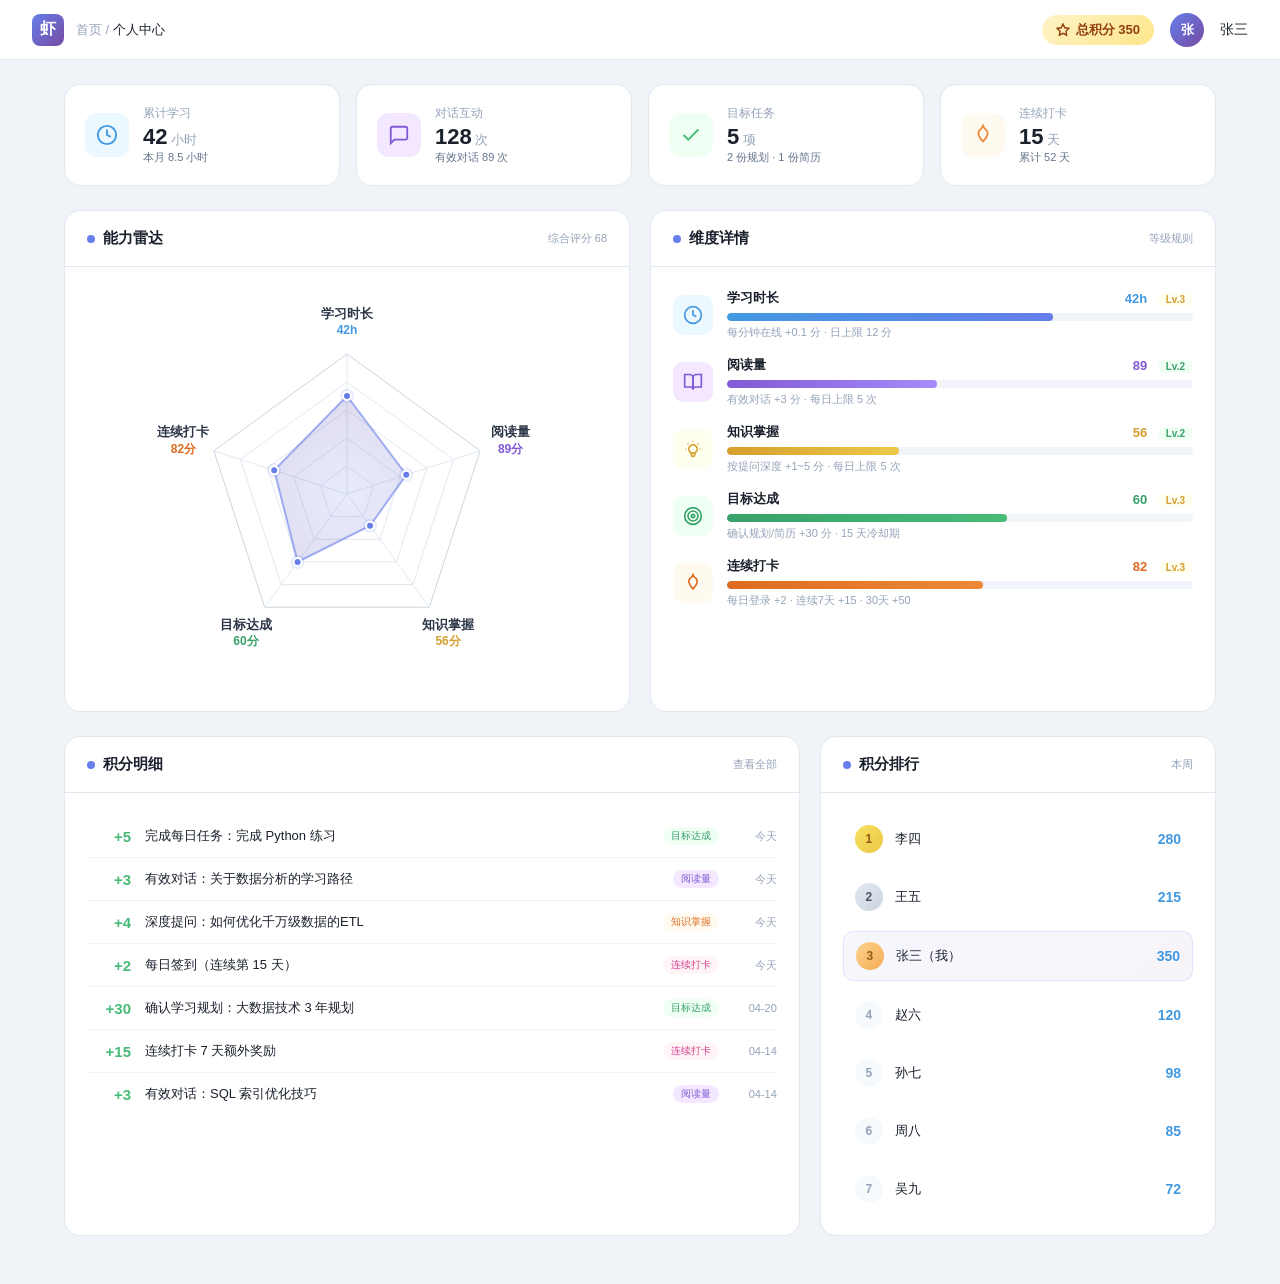
<file: backend/static/dashboard-preview.html>
<!DOCTYPE html>
<html lang="zh-CN">
<head>
<meta charset="UTF-8">
<meta name="viewport" content="width=device-width, initial-scale=1.0">
<title>小途AI - 个人能力看板</title>
<style>
  :root {
    --bg: #f0f4f8;
    --card: #ffffff;
    --text-primary: #1a202c;
    --text-secondary: #64748b;
    --text-muted: #94a3b8;
    --border: #e2e8f0;
    --accent-blue: #4299e1;
    --accent-purple: #805ad5;
    --accent-green: #48bb78;
    --accent-orange: #ed8936;
    --accent-pink: #ed64a6;
    --accent-red: #fc8181;
    --gradient-start: #667eea;
    --gradient-end: #764ba2;
  }

  * { margin: 0; padding: 0; box-sizing: border-box; }

  body {
    font-family: 'PingFang SC', 'Microsoft YaHei', -apple-system, sans-serif;
    background: var(--bg);
    color: var(--text-primary);
    min-height: 100vh;
  }

  /* ── 顶部导航 ── */
  .topbar {
    background: var(--card);
    border-bottom: 1px solid var(--border);
    padding: 0 32px;
    height: 60px;
    display: flex;
    align-items: center;
    justify-content: space-between;
    position: sticky;
    top: 0;
    z-index: 100;
  }
  .topbar-left {
    display: flex;
    align-items: center;
    gap: 12px;
  }
  .topbar-logo {
    width: 32px; height: 32px;
    background: linear-gradient(135deg, var(--gradient-start), var(--gradient-end));
    border-radius: 8px;
    display: flex; align-items: center; justify-content: center;
    color: #fff; font-size: 16px; font-weight: 700;
  }
  .topbar-breadcrumb {
    font-size: 13px;
    color: var(--text-muted);
  }
  .topbar-breadcrumb span { color: var(--text-primary); font-weight: 500; }
  .topbar-right {
    display: flex;
    align-items: center;
    gap: 16px;
  }
  .topbar-avatar {
    width: 34px; height: 34px;
    border-radius: 50%;
    background: linear-gradient(135deg, var(--gradient-start), var(--gradient-end));
    display: flex; align-items: center; justify-content: center;
    color: #fff; font-size: 13px; font-weight: 600;
  }
  .topbar-name { font-size: 14px; font-weight: 500; }
  .topbar-total {
    display: flex; align-items: center; gap: 6px;
    background: linear-gradient(135deg, #fef3c7, #fde68a);
    padding: 6px 14px;
    border-radius: 20px;
    font-size: 13px;
    font-weight: 600;
    color: #92400e;
  }

  /* ── 主内容 ── */
  .main {
    max-width: 1200px;
    margin: 0 auto;
    padding: 24px 24px 48px;
  }

  /* ── 概览卡片行 ── */
  .overview-row {
    display: grid;
    grid-template-columns: repeat(4, 1fr);
    gap: 16px;
    margin-bottom: 24px;
  }
  .overview-card {
    background: var(--card);
    border-radius: 16px;
    padding: 20px;
    border: 1px solid var(--border);
    display: flex;
    align-items: center;
    gap: 14px;
    transition: transform 0.2s, box-shadow 0.2s;
  }
  .overview-card:hover {
    transform: translateY(-2px);
    box-shadow: 0 8px 24px rgba(0,0,0,0.06);
  }
  .overview-icon {
    width: 44px; height: 44px;
    border-radius: 12px;
    display: flex; align-items: center; justify-content: center;
    font-size: 20px;
    flex-shrink: 0;
  }
  .overview-icon.blue { background: #ebf8ff; }
  .overview-icon.purple { background: #f3e8ff; }
  .overview-icon.green { background: #f0fff4; }
  .overview-icon.orange { background: #fffaf0; }
  .overview-label { font-size: 12px; color: var(--text-muted); margin-bottom: 2px; }
  .overview-value { font-size: 22px; font-weight: 700; }
  .overview-sub { font-size: 11px; color: var(--text-secondary); }

  /* ── 中间区域：雷达图 + 右侧面板 ── */
  .middle-row {
    display: grid;
    grid-template-columns: 1fr 1fr;
    gap: 20px;
    margin-bottom: 24px;
  }

  .card {
    background: var(--card);
    border-radius: 16px;
    border: 1px solid var(--border);
    overflow: hidden;
  }
  .card-header {
    padding: 18px 22px;
    border-bottom: 1px solid var(--border);
    display: flex;
    align-items: center;
    justify-content: space-between;
  }
  .card-title {
    font-size: 15px;
    font-weight: 600;
    display: flex;
    align-items: center;
    gap: 8px;
  }
  .card-title .dot {
    width: 8px; height: 8px;
    border-radius: 50%;
    background: var(--gradient-start);
  }
  .card-body { padding: 22px; }

  /* ── 雷达图容器 ── */
  .radar-container {
    display: flex;
    align-items: center;
    justify-content: center;
    padding: 10px 0;
  }
  #radarCanvas {
    max-width: 100%;
  }

  /* ── 维度详情列表 ── */
  .dimension-list {
    display: flex;
    flex-direction: column;
    gap: 16px;
  }
  .dim-item {
    display: flex;
    align-items: center;
    gap: 14px;
  }
  .dim-icon {
    width: 40px; height: 40px;
    border-radius: 10px;
    display: flex; align-items: center; justify-content: center;
    font-size: 18px;
    flex-shrink: 0;
  }
  .dim-info { flex: 1; }
  .dim-top {
    display: flex;
    justify-content: space-between;
    align-items: center;
    margin-bottom: 6px;
  }
  .dim-name { font-size: 13px; font-weight: 600; }
  .dim-score { font-size: 13px; font-weight: 700; }
  .dim-level {
    font-size: 10px;
    padding: 1px 8px;
    border-radius: 10px;
    font-weight: 600;
    margin-left: 6px;
  }
  .dim-bar-bg {
    width: 100%;
    height: 8px;
    background: #f1f5f9;
    border-radius: 4px;
    overflow: hidden;
  }
  .dim-bar-fill {
    height: 100%;
    border-radius: 4px;
    transition: width 1s cubic-bezier(0.16, 1, 0.3, 1);
  }
  .dim-desc {
    font-size: 11px;
    color: var(--text-muted);
    margin-top: 4px;
  }

  /* ── 底部区域：积分明细 + 排行榜 ── */
  .bottom-row {
    display: grid;
    grid-template-columns: 1.3fr 0.7fr;
    gap: 20px;
  }

  /* ── 积分明细 ── */
  .points-list {
    display: flex;
    flex-direction: column;
    gap: 0;
  }
  .point-item {
    display: flex;
    align-items: center;
    padding: 12px 0;
    border-bottom: 1px solid #f1f5f9;
  }
  .point-item:last-child { border-bottom: none; }
  .point-amount {
    font-size: 15px;
    font-weight: 700;
    width: 44px;
    text-align: right;
    margin-right: 14px;
    flex-shrink: 0;
  }
  .point-amount.positive { color: var(--accent-green); }
  .point-reason { flex: 1; font-size: 13px; color: var(--text-primary); }
  .point-tag {
    font-size: 10px;
    padding: 2px 8px;
    border-radius: 10px;
    font-weight: 500;
    margin-right: 12px;
    flex-shrink: 0;
  }
  .point-tag.blue { background: #ebf8ff; color: #3182ce; }
  .point-tag.green { background: #f0fff4; color: #38a169; }
  .point-tag.purple { background: #f3e8ff; color: #805ad5; }
  .point-tag.orange { background: #fffaf0; color: #dd6b20; }
  .point-tag.pink { background: #fff5f7; color: #d53f8c; }
  .point-time { font-size: 11px; color: var(--text-muted); width: 46px; text-align: right; flex-shrink: 0; }

  /* ── 排行榜 ── */
  .rank-list {
    display: flex;
    flex-direction: column;
    gap: 10px;
  }
  .rank-item {
    display: flex;
    align-items: center;
    gap: 12px;
    padding: 10px 12px;
    border-radius: 10px;
    transition: background 0.15s;
  }
  .rank-item:hover { background: #f8fafc; }
  .rank-item.me {
    background: linear-gradient(135deg, rgba(102,126,234,0.06), rgba(118,75,162,0.06));
    border: 1px solid rgba(102,126,234,0.15);
  }
  .rank-badge {
    width: 28px; height: 28px;
    border-radius: 50%;
    display: flex; align-items: center; justify-content: center;
    font-size: 12px; font-weight: 700;
    flex-shrink: 0;
  }
  .rank-badge.gold { background: linear-gradient(135deg, #f6e05e, #ecc94b); color: #975a16; }
  .rank-badge.silver { background: linear-gradient(135deg, #e2e8f0, #cbd5e0); color: #4a5568; }
  .rank-badge.bronze { background: linear-gradient(135deg, #fbd38d, #f6ad55); color: #975a16; }
  .rank-badge.normal { background: #f7fafc; color: var(--text-muted); }
  .rank-name { flex: 1; font-size: 13px; font-weight: 500; }
  .rank-pts { font-size: 14px; font-weight: 700; color: var(--accent-blue); }

  /* ── 等级颜色 ── */
  .level-0 { background: #f1f5f9; color: #94a3b8; }
  .level-1 { background: #ebf8ff; color: #3182ce; }
  .level-2 { background: #f0fff4; color: #38a169; }
  .level-3 { background: #fffff0; color: #d69e2e; }
  .level-4 { background: #fff5f7; color: #d53f8c; }
  .level-5 { background: linear-gradient(135deg, #fef3c7, #fed7aa); color: #c05621; }
</style>
</head>
<body>

<!-- ── 顶部导航 ── -->
<div class="topbar">
  <div class="topbar-left">
    <div class="topbar-logo">虾</div>
    <div class="topbar-breadcrumb">
      首页 / <span>个人中心</span>
    </div>
  </div>
  <div class="topbar-right">
    <div class="topbar-total">
      <svg width="14" height="14" viewBox="0 0 24 24" fill="none" stroke="currentColor" stroke-width="2.5"><polygon points="12 2 15.09 8.26 22 9.27 17 14.14 18.18 21.02 12 17.77 5.82 21.02 7 14.14 2 9.27 8.91 8.26"/></svg>
      总积分 350
    </div>
    <div class="topbar-avatar">张</div>
    <div class="topbar-name">张三</div>
  </div>
</div>

<!-- ── 主内容 ── -->
<div class="main">

  <!-- 概览卡片 -->
  <div class="overview-row">
    <div class="overview-card">
      <div class="overview-icon blue">
        <svg width="22" height="22" viewBox="0 0 24 24" fill="none" stroke="#4299e1" stroke-width="2"><circle cx="12" cy="12" r="10"/><polyline points="12 6 12 12 16 14"/></svg>
      </div>
      <div>
        <div class="overview-label">累计学习</div>
        <div class="overview-value">42<span style="font-size:13px;color:var(--text-muted);font-weight:400"> 小时</span></div>
        <div class="overview-sub">本月 8.5 小时</div>
      </div>
    </div>
    <div class="overview-card">
      <div class="overview-icon purple">
        <svg width="22" height="22" viewBox="0 0 24 24" fill="none" stroke="#805ad5" stroke-width="2"><path d="M21 15a2 2 0 0 1-2 2H7l-4 4V5a2 2 0 0 1 2-2h14a2 2 0 0 1 2 2z"/></svg>
      </div>
      <div>
        <div class="overview-label">对话互动</div>
        <div class="overview-value">128<span style="font-size:13px;color:var(--text-muted);font-weight:400"> 次</span></div>
        <div class="overview-sub">有效对话 89 次</div>
      </div>
    </div>
    <div class="overview-card">
      <div class="overview-icon green">
        <svg width="22" height="22" viewBox="0 0 24 24" fill="none" stroke="#48bb78" stroke-width="2"><polyline points="20 6 9 17 4 12"/></svg>
      </div>
      <div>
        <div class="overview-label">目标任务</div>
        <div class="overview-value">5<span style="font-size:13px;color:var(--text-muted);font-weight:400"> 项</span></div>
        <div class="overview-sub">2 份规划 · 1 份简历</div>
      </div>
    </div>
    <div class="overview-card">
      <div class="overview-icon orange">
        <svg width="22" height="22" viewBox="0 0 24 24" fill="none" stroke="#ed8936" stroke-width="2"><path d="M12 2c1 3 2.5 3.5 3.5 4.5A5 5 0 0 1 17 10c0 3-2 6-5 9-3-3-5-6-5-9a5 5 0 0 1 1.5-3.5C9.5 5.5 11 5 12 2z"/></svg>
      </div>
      <div>
        <div class="overview-label">连续打卡</div>
        <div class="overview-value">15<span style="font-size:13px;color:var(--text-muted);font-weight:400"> 天</span></div>
        <div class="overview-sub">累计 52 天</div>
      </div>
    </div>
  </div>

  <!-- 中间：雷达图 + 维度详情 -->
  <div class="middle-row">
    <!-- 雷达图 -->
    <div class="card">
      <div class="card-header">
        <div class="card-title"><div class="dot"></div> 能力雷达</div>
        <span style="font-size:11px;color:var(--text-muted)">综合评分 68</span>
      </div>
      <div class="card-body">
        <div class="radar-container">
          <canvas id="radarCanvas" width="420" height="380"></canvas>
        </div>
      </div>
    </div>

    <!-- 维度详情 -->
    <div class="card">
      <div class="card-header">
        <div class="card-title"><div class="dot"></div> 维度详情</div>
        <span style="font-size:11px;color:var(--text-muted)">等级规则</span>
      </div>
      <div class="card-body">
        <div class="dimension-list">

          <div class="dim-item">
            <div class="dim-icon" style="background:#ebf8ff">
              <svg width="20" height="20" viewBox="0 0 24 24" fill="none" stroke="#4299e1" stroke-width="2"><circle cx="12" cy="12" r="10"/><polyline points="12 6 12 12 16 14"/></svg>
            </div>
            <div class="dim-info">
              <div class="dim-top">
                <span class="dim-name">学习时长</span>
                <span>
                  <span class="dim-score" style="color:#4299e1">42h</span>
                  <span class="dim-level level-3">Lv.3</span>
                </span>
              </div>
              <div class="dim-bar-bg">
                <div class="dim-bar-fill" style="width:70%;background:linear-gradient(90deg,#4299e1,#667eea)"></div>
              </div>
              <div class="dim-desc">每分钟在线 +0.1 分 · 日上限 12 分</div>
            </div>
          </div>

          <div class="dim-item">
            <div class="dim-icon" style="background:#f3e8ff">
              <svg width="20" height="20" viewBox="0 0 24 24" fill="none" stroke="#805ad5" stroke-width="2"><path d="M2 3h6a4 4 0 0 1 4 4v14a3 3 0 0 0-3-3H2z"/><path d="M22 3h-6a4 4 0 0 0-4 4v14a3 3 0 0 1 3-3h7z"/></svg>
            </div>
            <div class="dim-info">
              <div class="dim-top">
                <span class="dim-name">阅读量</span>
                <span>
                  <span class="dim-score" style="color:#805ad5">89</span>
                  <span class="dim-level level-2">Lv.2</span>
                </span>
              </div>
              <div class="dim-bar-bg">
                <div class="dim-bar-fill" style="width:45%;background:linear-gradient(90deg,#805ad5,#a78bfa)"></div>
              </div>
              <div class="dim-desc">有效对话 +3 分 · 每日上限 5 次</div>
            </div>
          </div>

          <div class="dim-item">
            <div class="dim-icon" style="background:#fffff0">
              <svg width="20" height="20" viewBox="0 0 24 24" fill="none" stroke="#d69e2e" stroke-width="2"><path d="M9.663 17h4.673M12 3v1m6.364 1.636l-.707.707M21 12h-1M4 12H3m3.343-5.657l-.707-.707m2.828 9.9a5 5 0 1 1 7.072 0l-.548.547A3.374 3.374 0 0 0 14 18.469V19a2 2 0 1 1-4 0v-.531c0-.895-.356-1.754-.988-2.386l-.548-.547z"/></svg>
            </div>
            <div class="dim-info">
              <div class="dim-top">
                <span class="dim-name">知识掌握</span>
                <span>
                  <span class="dim-score" style="color:#d69e2e">56</span>
                  <span class="dim-level level-2">Lv.2</span>
                </span>
              </div>
              <div class="dim-bar-bg">
                <div class="dim-bar-fill" style="width:37%;background:linear-gradient(90deg,#d69e2e,#ecc94b)"></div>
              </div>
              <div class="dim-desc">按提问深度 +1~5 分 · 每日上限 5 次</div>
            </div>
          </div>

          <div class="dim-item">
            <div class="dim-icon" style="background:#f0fff4">
              <svg width="20" height="20" viewBox="0 0 24 24" fill="none" stroke="#38a169" stroke-width="2"><circle cx="12" cy="12" r="10"/><circle cx="12" cy="12" r="6"/><circle cx="12" cy="12" r="2"/></svg>
            </div>
            <div class="dim-info">
              <div class="dim-top">
                <span class="dim-name">目标达成</span>
                <span>
                  <span class="dim-score" style="color:#38a169">60</span>
                  <span class="dim-level level-3">Lv.3</span>
                </span>
              </div>
              <div class="dim-bar-bg">
                <div class="dim-bar-fill" style="width:60%;background:linear-gradient(90deg,#38a169,#48bb78)"></div>
              </div>
              <div class="dim-desc">确认规划/简历 +30 分 · 15 天冷却期</div>
            </div>
          </div>

          <div class="dim-item">
            <div class="dim-icon" style="background:#fffaf0">
              <svg width="20" height="20" viewBox="0 0 24 24" fill="none" stroke="#dd6b20" stroke-width="2"><path d="M12 2c1 3 2.5 3.5 3.5 4.5A5 5 0 0 1 17 10c0 3-2 6-5 9-3-3-5-6-5-9a5 5 0 0 1 1.5-3.5C9.5 5.5 11 5 12 2z"/></svg>
            </div>
            <div class="dim-info">
              <div class="dim-top">
                <span class="dim-name">连续打卡</span>
                <span>
                  <span class="dim-score" style="color:#dd6b20">82</span>
                  <span class="dim-level level-3">Lv.3</span>
                </span>
              </div>
              <div class="dim-bar-bg">
                <div class="dim-bar-fill" style="width:55%;background:linear-gradient(90deg,#dd6b20,#ed8936)"></div>
              </div>
              <div class="dim-desc">每日登录 +2 · 连续7天 +15 · 30天 +50</div>
            </div>
          </div>

        </div>
      </div>
    </div>
  </div>

  <!-- 底部：积分明细 + 排行榜 -->
  <div class="bottom-row">
    <!-- 积分明细 -->
    <div class="card">
      <div class="card-header">
        <div class="card-title"><div class="dot"></div> 积分明细</div>
        <span style="font-size:11px;color:var(--text-muted);cursor:pointer">查看全部</span>
      </div>
      <div class="card-body">
        <div class="points-list">
          <div class="point-item">
            <span class="point-amount positive">+5</span>
            <span class="point-reason">完成每日任务：完成 Python 练习</span>
            <span class="point-tag green">目标达成</span>
            <span class="point-time">今天</span>
          </div>
          <div class="point-item">
            <span class="point-amount positive">+3</span>
            <span class="point-reason">有效对话：关于数据分析的学习路径</span>
            <span class="point-tag purple">阅读量</span>
            <span class="point-time">今天</span>
          </div>
          <div class="point-item">
            <span class="point-amount positive">+4</span>
            <span class="point-reason">深度提问：如何优化千万级数据的ETL</span>
            <span class="point-tag orange">知识掌握</span>
            <span class="point-time">今天</span>
          </div>
          <div class="point-item">
            <span class="point-amount positive">+2</span>
            <span class="point-reason">每日签到（连续第 15 天）</span>
            <span class="point-tag pink">连续打卡</span>
            <span class="point-time">今天</span>
          </div>
          <div class="point-item">
            <span class="point-amount positive">+30</span>
            <span class="point-reason">确认学习规划：大数据技术 3 年规划</span>
            <span class="point-tag green">目标达成</span>
            <span class="point-time">04-20</span>
          </div>
          <div class="point-item">
            <span class="point-amount positive">+15</span>
            <span class="point-reason">连续打卡 7 天额外奖励</span>
            <span class="point-tag pink">连续打卡</span>
            <span class="point-time">04-14</span>
          </div>
          <div class="point-item">
            <span class="point-amount positive">+3</span>
            <span class="point-reason">有效对话：SQL 索引优化技巧</span>
            <span class="point-tag purple">阅读量</span>
            <span class="point-time">04-14</span>
          </div>
        </div>
      </div>
    </div>

    <!-- 排行榜 -->
    <div class="card">
      <div class="card-header">
        <div class="card-title"><div class="dot"></div> 积分排行</div>
        <span style="font-size:11px;color:var(--text-muted)">本周</span>
      </div>
      <div class="card-body">
        <div class="rank-list">
          <div class="rank-item">
            <div class="rank-badge gold">1</div>
            <span class="rank-name">李四</span>
            <span class="rank-pts">280</span>
          </div>
          <div class="rank-item">
            <div class="rank-badge silver">2</div>
            <span class="rank-name">王五</span>
            <span class="rank-pts">215</span>
          </div>
          <div class="rank-item me">
            <div class="rank-badge bronze">3</div>
            <span class="rank-name">张三（我）</span>
            <span class="rank-pts">350</span>
          </div>
          <div class="rank-item">
            <div class="rank-badge normal">4</div>
            <span class="rank-name">赵六</span>
            <span class="rank-pts">120</span>
          </div>
          <div class="rank-item">
            <div class="rank-badge normal">5</div>
            <span class="rank-name">孙七</span>
            <span class="rank-pts">98</span>
          </div>
          <div class="rank-item">
            <div class="rank-badge normal">6</div>
            <span class="rank-name">周八</span>
            <span class="rank-pts">85</span>
          </div>
          <div class="rank-item">
            <div class="rank-badge normal">7</div>
            <span class="rank-name">吴九</span>
            <span class="rank-pts">72</span>
          </div>
        </div>
      </div>
    </div>
  </div>

</div>

<script>
// ── 雷达图绘制 ──
(function() {
  const canvas = document.getElementById('radarCanvas');
  const ctx = canvas.getContext('2d');

  // 高清适配
  const dpr = window.devicePixelRatio || 1;
  const rect = { width: 420, height: 380 };
  canvas.width = rect.width * dpr;
  canvas.height = rect.height * dpr;
  canvas.style.width = rect.width + 'px';
  canvas.style.height = rect.height + 'px';
  ctx.scale(dpr, dpr);

  const cx = rect.width / 2;
  const cy = rect.height / 2 + 5;
  const maxR = 140;

  // 5个维度
  const dims = [
    { label: '学习时长', value: 42, max: 60,  color: '#4299e1' },  // 42h / 60h满分
    { label: '阅读量',   value: 89, max: 200, color: '#805ad5' },  // 89次
    { label: '知识掌握', value: 56, max: 200, color: '#d69e2e' },
    { label: '目标达成', value: 60, max: 100, color: '#38a169' },  // 60分
    { label: '连续打卡', value: 82, max: 150, color: '#dd6b20' },  // 82分
  ];

  const n = dims.length;
  const angleStep = (Math.PI * 2) / n;
  const startAngle = -Math.PI / 2; // 从顶部开始

  // 获取各顶点坐标
  function getPoint(index, radius) {
    const angle = startAngle + index * angleStep;
    return {
      x: cx + Math.cos(angle) * radius,
      y: cy + Math.sin(angle) * radius,
    };
  }

  // 绘制网格层
  const levels = [0.2, 0.4, 0.6, 0.8, 1.0];
  levels.forEach((level, li) => {
    ctx.beginPath();
    for (let i = 0; i < n; i++) {
      const p = getPoint(i, maxR * level);
      if (i === 0) ctx.moveTo(p.x, p.y);
      else ctx.lineTo(p.x, p.y);
    }
    ctx.closePath();
    ctx.strokeStyle = li === levels.length - 1 ? '#cbd5e0' : '#e2e8f0';
    ctx.lineWidth = 1;
    ctx.stroke();
  });

  // 绘制轴线
  for (let i = 0; i < n; i++) {
    const p = getPoint(i, maxR);
    ctx.beginPath();
    ctx.moveTo(cx, cy);
    ctx.lineTo(p.x, p.y);
    ctx.strokeStyle = '#e2e8f0';
    ctx.lineWidth = 1;
    ctx.stroke();
  }

  // 绘制数据区域（带动画）
  let animProgress = 0;
  function drawData() {
    // 清除数据区域（重绘整个比较简单，但这里用覆盖）
    ctx.save();
    ctx.beginPath();
    for (let i = 0; i < n; i++) {
      const ratio = (dims[i].value / dims[i].max) * animProgress;
      const r = Math.max(0, ratio) * maxR;
      const p = getPoint(i, r);
      if (i === 0) ctx.moveTo(p.x, p.y);
      else ctx.lineTo(p.x, p.y);
    }
    ctx.closePath();

    // 渐变填充
    const gradient = ctx.createRadialGradient(cx, cy, 0, cx, cy, maxR);
    gradient.addColorStop(0, 'rgba(102, 126, 234, 0.15)');
    gradient.addColorStop(1, 'rgba(118, 75, 162, 0.25)');
    ctx.fillStyle = gradient;
    ctx.fill();

    // 边框
    ctx.strokeStyle = 'rgba(102, 126, 234, 0.6)';
    ctx.lineWidth = 2;
    ctx.stroke();

    // 绘制数据点和标签
    for (let i = 0; i < n; i++) {
      const ratio = (dims[i].value / dims[i].max) * animProgress;
      const r = Math.max(0, ratio) * maxR;
      const p = getPoint(i, r);

      // 外圈发光
      ctx.beginPath();
      ctx.arc(p.x, p.y, 7, 0, Math.PI * 2);
      ctx.fillStyle = 'rgba(102, 126, 234, 0.15)';
      ctx.fill();

      // 内圈实心
      ctx.beginPath();
      ctx.arc(p.x, p.y, 4, 0, Math.PI * 2);
      ctx.fillStyle = '#667eea';
      ctx.fill();
      ctx.strokeStyle = '#fff';
      ctx.lineWidth = 2;
      ctx.stroke();
    }
    ctx.restore();

    // 标签
    for (let i = 0; i < n; i++) {
      const p = getPoint(i, maxR + 32);
      const dim = dims[i];
      const pct = Math.round((dim.value / dim.max) * 100);

      ctx.textAlign = 'center';
      ctx.textBaseline = 'middle';

      // 维度名
      ctx.font = '600 13px "PingFang SC", "Microsoft YaHei", sans-serif';
      ctx.fillStyle = '#2d3748';
      ctx.fillText(dim.label, p.x, p.y - 8);

      // 分数
      ctx.font = '700 12px "PingFang SC", "Microsoft YaHei", sans-serif';
      ctx.fillStyle = dim.color;
      ctx.fillText(dim.value + (dim.label === '学习时长' ? 'h' : '分'), p.x, p.y + 9);
    }
  }

  // 入场动画
  function animate() {
    if (animProgress < 1) {
      animProgress += 0.04;
      if (animProgress > 1) animProgress = 1;
    }
    ctx.clearRect(0, 0, rect.width, rect.height);

    // 重绘网格
    levels.forEach((level, li) => {
      ctx.beginPath();
      for (let i = 0; i < n; i++) {
        const p = getPoint(i, maxR * level);
        if (i === 0) ctx.moveTo(p.x, p.y);
        else ctx.lineTo(p.x, p.y);
      }
      ctx.closePath();
      ctx.strokeStyle = li === levels.length - 1 ? '#cbd5e0' : '#e2e8f0';
      ctx.lineWidth = 1;
      ctx.stroke();
    });

    for (let i = 0; i < n; i++) {
      const p = getPoint(i, maxR);
      ctx.beginPath();
      ctx.moveTo(cx, cy);
      ctx.lineTo(p.x, p.y);
      ctx.strokeStyle = '#e2e8f0';
      ctx.lineWidth = 1;
      ctx.stroke();
    }

    drawData();

    if (animProgress < 1) {
      requestAnimationFrame(animate);
    }
  }

  animate();

  // 进度条动画
  setTimeout(() => {
    document.querySelectorAll('.dim-bar-fill').forEach(el => {
      const w = el.style.width;
      el.style.width = '0%';
      requestAnimationFrame(() => {
        el.style.width = w;
      });
    });
  }, 100);
})();
</script>

</body>
</html>
</file>
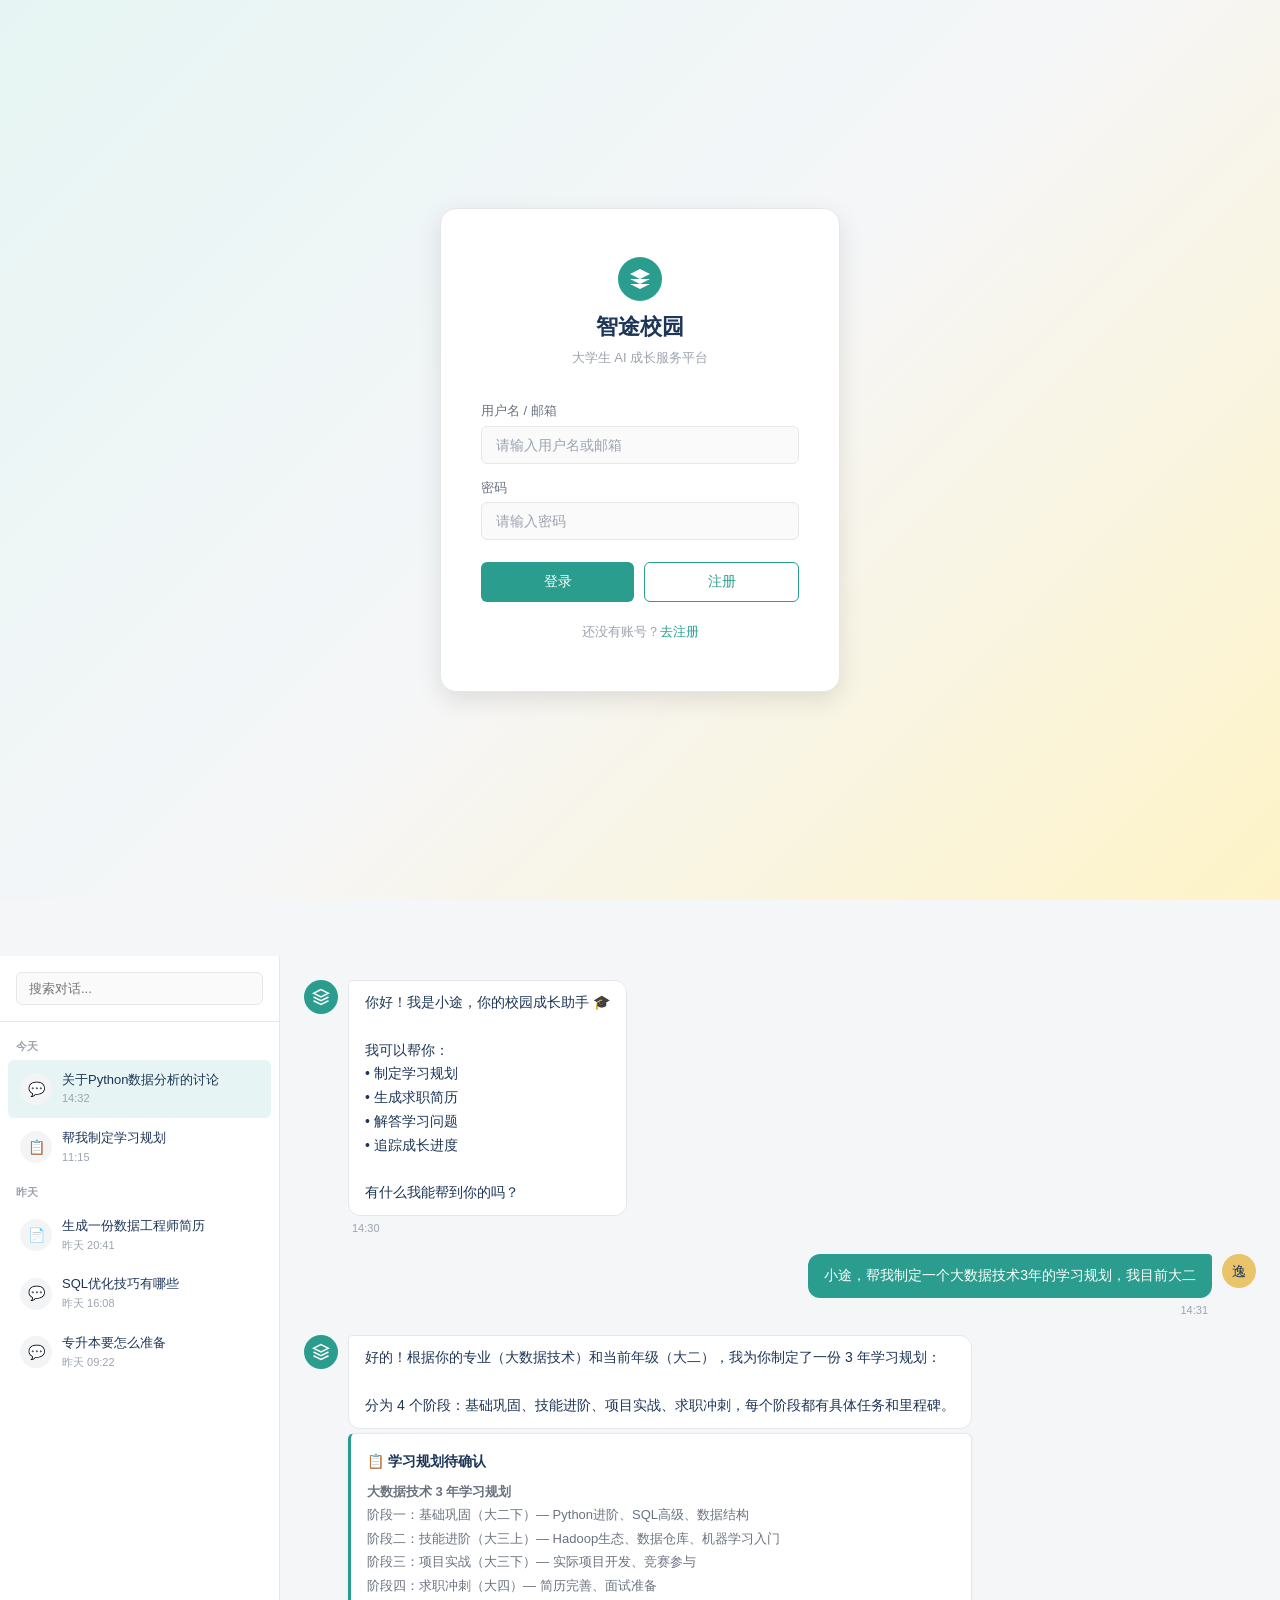
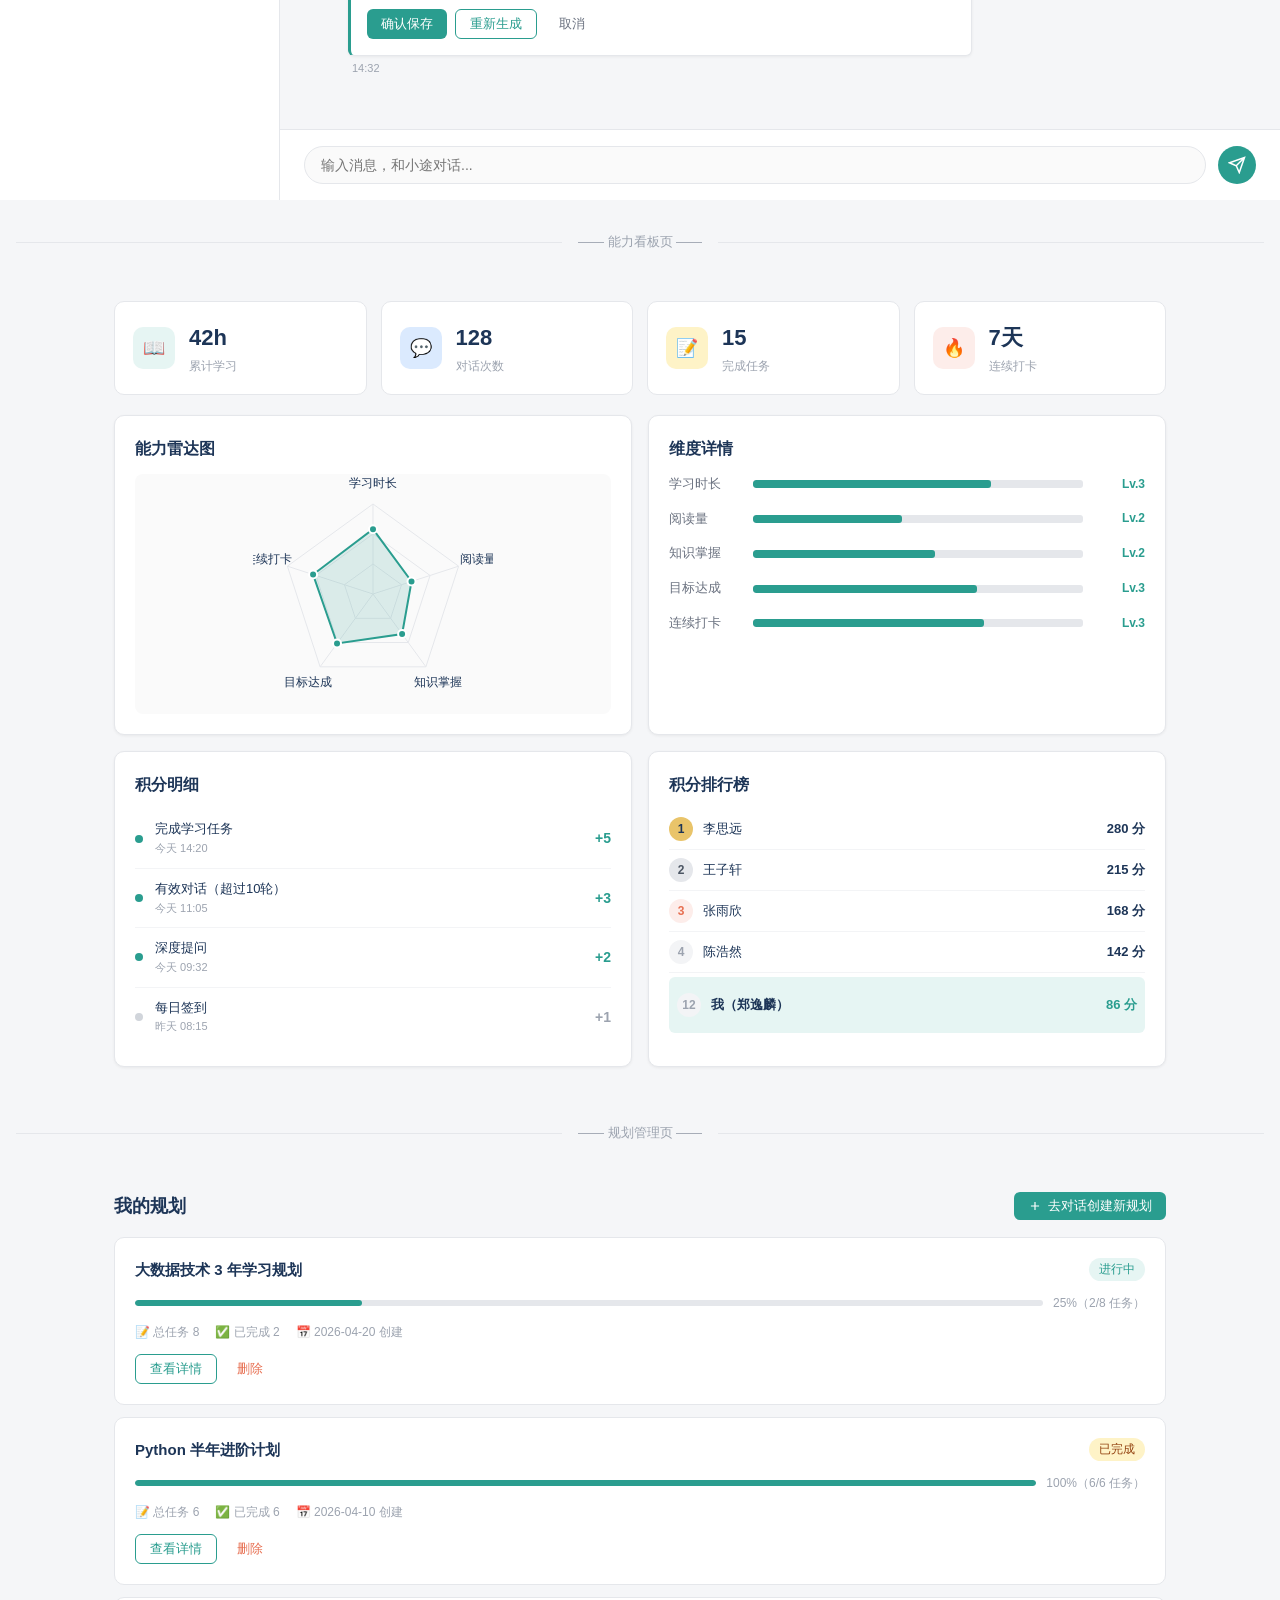
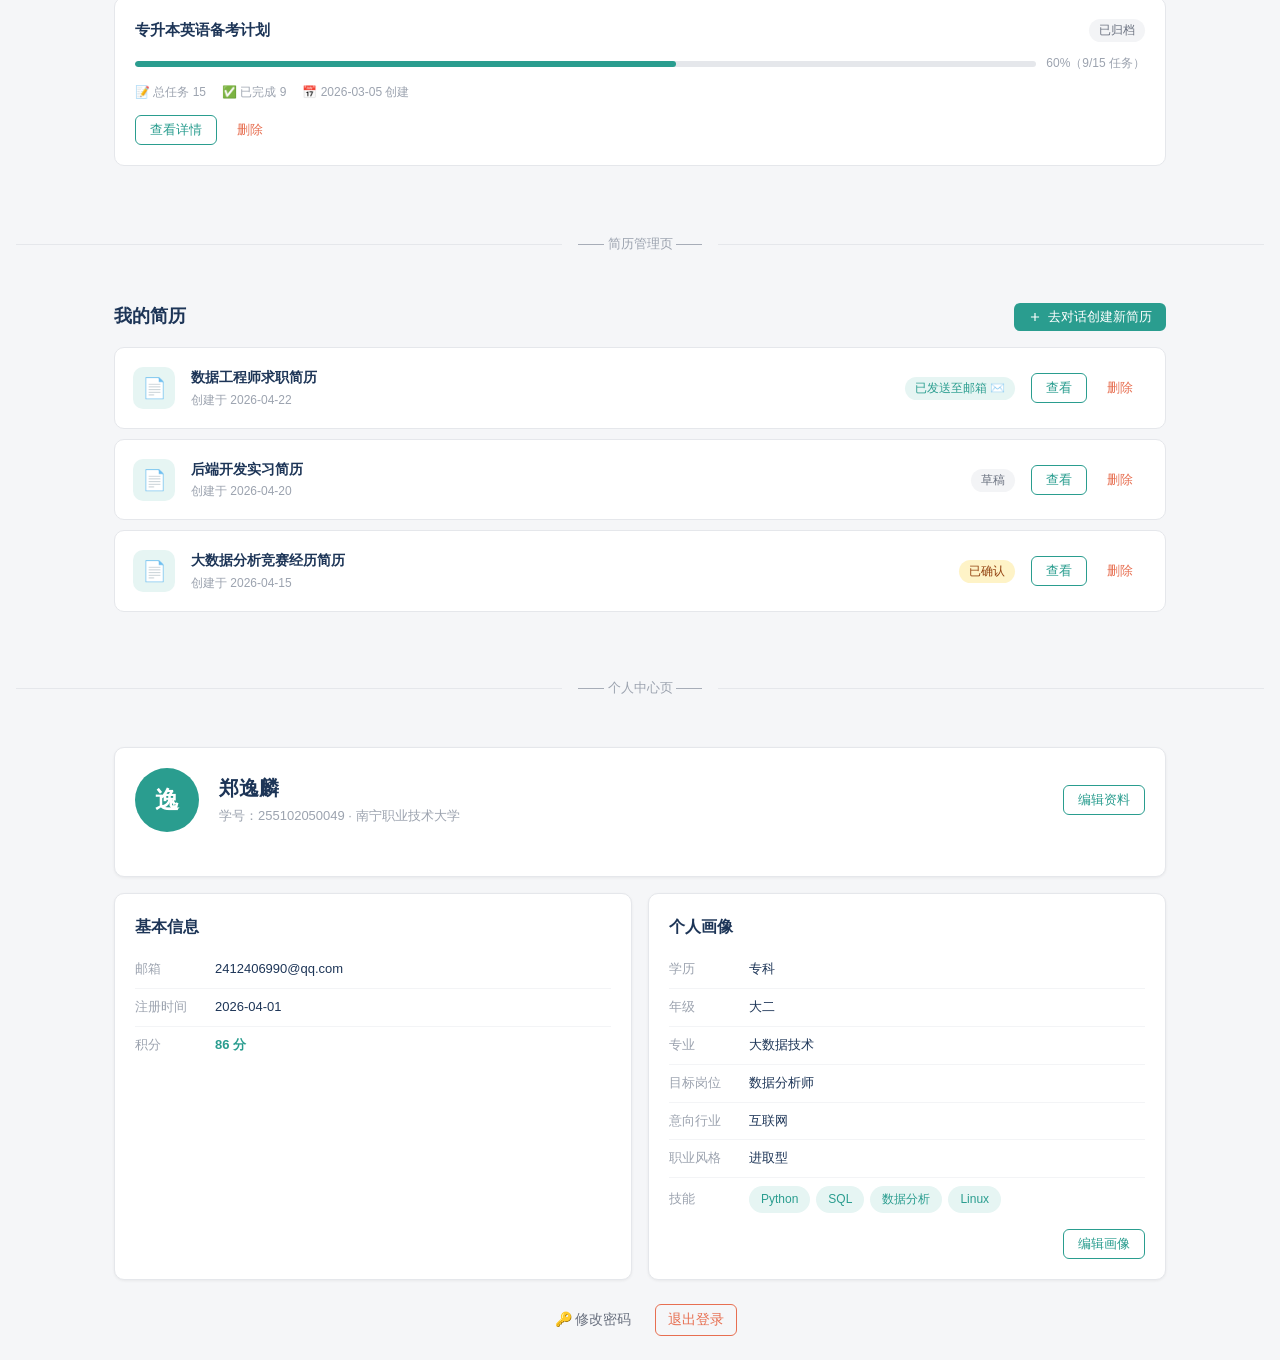
<file: backend/static/ui-demo.html>
<!DOCTYPE html>
<html lang="zh-CN">
<head>
<meta charset="UTF-8">
<meta name="viewport" content="width=device-width, initial-scale=1.0">
<title>智途校园 — UI 样例预览</title>
<style>
/* ========== CSS 变量（全局设计令牌）========== */
:root {
  --primary: #2A9D8F;
  --primary-light: #E6F5F3;
  --primary-hover: #238B7E;
  --accent: #E9C46A;
  --danger: #E76F51;
  --danger-light: #FDEDEA;
  --text-primary: #1D3557;
  --text-secondary: #6B7280;
  --text-muted: #9CA3AF;
  --bg: #F5F6F8;
  --bg-white: #FFFFFF;
  --border: #E5E7EB;
  --shadow-sm: 0 1px 3px rgba(0,0,0,0.06);
  --shadow-md: 0 4px 12px rgba(0,0,0,0.08);
  --shadow-lg: 0 8px 24px rgba(0,0,0,0.10);
  --radius: 10px;
  --radius-sm: 6px;
  --nav-height: 56px;
  --font: -apple-system, BlinkMacSystemFont, "Segoe UI", "Noto Sans SC", sans-serif;
}

/* ========== Reset ========== */
*, *::before, *::after { margin: 0; padding: 0; box-sizing: border-box; }
body { font-family: var(--font); background: var(--bg); color: var(--text-primary); font-size: 14px; line-height: 1.6; }
a { text-decoration: none; color: inherit; }
button { border: none; cursor: pointer; font-family: inherit; font-size: inherit; }
input, select, textarea { font-family: inherit; font-size: inherit; }

/* ========== 导航栏 ========== */
.navbar {
  position: fixed; top: 0; left: 0; right: 0; height: var(--nav-height);
  background: var(--bg-white); border-bottom: 1px solid var(--border);
  display: flex; align-items: center; padding: 0 24px; z-index: 100;
  box-shadow: var(--shadow-sm);
}
.nav-logo { display: flex; align-items: center; gap: 8px; font-weight: 700; font-size: 16px; color: var(--primary); }
.nav-logo .logo-icon { width: 28px; height: 28px; background: var(--primary); border-radius: 50%; display: flex; align-items: center; justify-content: center; color: #fff; font-size: 14px; }
.nav-links { display: flex; margin-left: 40px; gap: 4px; }
.nav-link {
  padding: 8px 16px; border-radius: var(--radius-sm); color: var(--text-secondary);
  font-size: 14px; font-weight: 500; transition: all 0.2s;
}
.nav-link:hover { background: var(--primary-light); color: var(--primary); }
.nav-link.active { background: var(--primary-light); color: var(--primary); font-weight: 600; }
.nav-right { margin-left: auto; display: flex; align-items: center; gap: 12px; }
.nav-avatar { width: 32px; height: 32px; border-radius: 50%; background: var(--primary-light); display: flex; align-items: center; justify-content: center; color: var(--primary); font-size: 13px; font-weight: 600; }

/* ========== 通用卡片 ========== */
.card {
  background: var(--bg-white); border-radius: var(--radius);
  border: 1px solid var(--border); padding: 20px;
  box-shadow: var(--shadow-sm);
}
.card-title { font-size: 16px; font-weight: 600; margin-bottom: 12px; }

/* ========== 按钮 ========== */
.btn {
  display: inline-flex; align-items: center; justify-content: center; gap: 6px;
  padding: 8px 20px; border-radius: var(--radius-sm); font-weight: 500;
  transition: all 0.2s; font-size: 14px;
}
.btn-primary { background: var(--primary); color: #fff; }
.btn-primary:hover { background: var(--primary-hover); transform: translateY(-1px); box-shadow: var(--shadow-md); }
.btn-outline { background: transparent; color: var(--primary); border: 1px solid var(--primary); }
.btn-outline:hover { background: var(--primary-light); }
.btn-danger-text { background: transparent; color: var(--danger); padding: 6px 12px; }
.btn-danger-text:hover { background: var(--danger-light); }
.btn-ghost { background: transparent; color: var(--text-secondary); padding: 6px 12px; }
.btn-ghost:hover { background: #F3F4F6; }
.btn-sm { padding: 5px 14px; font-size: 13px; }
.btn-accent { background: var(--accent); color: var(--text-primary); }

/* ========== 标签 ========== */
.tag {
  display: inline-flex; align-items: center; padding: 2px 10px;
  border-radius: 12px; font-size: 12px; font-weight: 500;
}
.tag-green { background: var(--primary-light); color: var(--primary); }
.tag-yellow { background: #FEF3C7; color: #92400E; }
.tag-gray { background: #F3F4F6; color: #6B7280; }
.tag-red { background: var(--danger-light); color: var(--danger); }

/* ========== 进度条 ========== */
.progress-bar { height: 6px; background: #E5E7EB; border-radius: 3px; overflow: hidden; }
.progress-fill { height: 100%; background: var(--primary); border-radius: 3px; transition: width 0.4s; }

/* ========== 样例容器 ========== */
.demo-container {
  max-width: 1100px; margin: 0 auto; padding: 24px;
  padding-top: calc(var(--nav-height) + 24px);
}
.demo-section { margin-bottom: 48px; }
.demo-section-title {
  font-size: 13px; font-weight: 600; color: var(--text-muted);
  text-transform: uppercase; letter-spacing: 1px; margin-bottom: 16px;
  padding-bottom: 8px; border-bottom: 1px solid var(--border);
}
.demo-row { display: flex; gap: 16px; flex-wrap: wrap; }
.demo-label {
  font-size: 12px; color: var(--text-muted); margin-bottom: 6px; font-weight: 500;
}

/* ========== 登录页 ========== */
.login-wrapper {
  min-height: 100vh; display: flex; align-items: center; justify-content: center;
  background: linear-gradient(135deg, #E6F5F3 0%, #F5F6F8 50%, #FEF3C7 100%);
  position: relative;
}
.login-box {
  background: var(--bg-white); border-radius: 16px; padding: 48px 40px;
  width: 400px; box-shadow: var(--shadow-lg); text-align: center;
  border: 1px solid var(--border);
}
.login-logo { display: flex; align-items: center; justify-content: center; gap: 10px; margin-bottom: 8px; }
.login-logo .logo-circle { width: 44px; height: 44px; background: var(--primary); border-radius: 50%; display: flex; align-items: center; justify-content: center; }
.login-logo .logo-circle svg { width: 24px; height: 24px; fill: #fff; }
.login-title { font-size: 22px; font-weight: 700; color: var(--text-primary); }
.login-subtitle { font-size: 13px; color: var(--text-muted); margin-top: 4px; margin-bottom: 32px; }
.login-form { display: flex; flex-direction: column; gap: 14px; text-align: left; }
.form-group { display: flex; flex-direction: column; gap: 4px; }
.form-label { font-size: 13px; font-weight: 500; color: var(--text-secondary); }
.form-input {
  padding: 10px 14px; border: 1px solid var(--border); border-radius: var(--radius-sm);
  font-size: 14px; color: var(--text-primary); background: #FAFAFA;
  transition: border-color 0.2s, box-shadow 0.2s; outline: none;
}
.form-input:focus { border-color: var(--primary); box-shadow: 0 0 0 3px rgba(42,157,143,0.1); background: #fff; }
.form-input::placeholder { color: var(--text-muted); }
.login-actions { display: flex; gap: 10px; margin-top: 8px; }
.login-actions .btn { flex: 1; padding: 10px; }
.login-switch { margin-top: 20px; font-size: 13px; color: var(--text-muted); }
.login-switch a { color: var(--primary); font-weight: 500; }

/* ========== 对话页 ========== */
.chat-layout { display: flex; height: calc(100vh - var(--nav-height)); margin-top: var(--nav-height); }
.chat-sidebar {
  width: 280px; border-right: 1px solid var(--border); background: var(--bg-white);
  display: flex; flex-direction: column;
}
.sidebar-header { padding: 16px; border-bottom: 1px solid var(--border); }
.sidebar-search {
  width: 100%; padding: 8px 12px; border: 1px solid var(--border); border-radius: var(--radius-sm);
  font-size: 13px; outline: none; background: #FAFAFA;
}
.sidebar-search:focus { border-color: var(--primary); background: #fff; }
.chat-list { flex: 1; overflow-y: auto; padding: 8px; }
.chat-date-label { font-size: 11px; color: var(--text-muted); font-weight: 600; padding: 8px 8px 4px; text-transform: uppercase; }
.chat-item {
  padding: 10px 12px; border-radius: var(--radius-sm); cursor: pointer;
  display: flex; align-items: center; gap: 10px; transition: background 0.15s;
}
.chat-item:hover { background: #F9FAFB; }
.chat-item.active { background: var(--primary-light); }
.chat-item-icon { width: 32px; height: 32px; border-radius: 50%; background: #F3F4F6; display: flex; align-items: center; justify-content: center; color: var(--text-muted); font-size: 14px; flex-shrink: 0; }
.chat-item-content { flex: 1; min-width: 0; }
.chat-item-title { font-size: 13px; font-weight: 500; color: var(--text-primary); white-space: nowrap; overflow: hidden; text-overflow: ellipsis; }
.chat-item-time { font-size: 11px; color: var(--text-muted); }
.chat-main { flex: 1; display: flex; flex-direction: column; background: var(--bg); }
.chat-messages { flex: 1; overflow-y: auto; padding: 24px; display: flex; flex-direction: column; gap: 16px; }
.msg { display: flex; gap: 10px; max-width: 680px; }
.msg-user { align-self: flex-end; flex-direction: row-reverse; }
.msg-avatar { width: 34px; height: 34px; border-radius: 50%; flex-shrink: 0; display: flex; align-items: center; justify-content: center; font-size: 14px; }
.msg-ai .msg-avatar { background: var(--primary); color: #fff; }
.msg-user .msg-avatar { background: var(--accent); color: var(--text-primary); }
.msg-bubble { padding: 10px 16px; border-radius: 12px; font-size: 14px; line-height: 1.7; }
.msg-ai .msg-bubble { background: var(--bg-white); border: 1px solid var(--border); border-top-left-radius: 4px; }
.msg-user .msg-bubble { background: var(--primary); color: #fff; border-top-right-radius: 4px; }
.msg-time { font-size: 11px; color: var(--text-muted); margin-top: 4px; padding: 0 4px; }
.msg-user .msg-time { text-align: right; }

/* 确认卡片 */
.confirm-card {
  background: var(--bg-white); border: 1px solid var(--border); border-left: 3px solid var(--primary);
  border-radius: var(--radius-sm); padding: 16px; margin-top: 4px; max-width: 640px;
  box-shadow: var(--shadow-sm);
}
.confirm-card-title { font-size: 14px; font-weight: 600; margin-bottom: 8px; display: flex; align-items: center; gap: 6px; }
.confirm-card-body { font-size: 13px; color: var(--text-secondary); line-height: 1.8; margin-bottom: 12px; }
.confirm-card-actions { display: flex; gap: 8px; }

/* 输入区 */
.chat-input-area {
  padding: 16px 24px; background: var(--bg-white); border-top: 1px solid var(--border);
  display: flex; align-items: center; gap: 12px;
}
.chat-input {
  flex: 1; padding: 10px 16px; border: 1px solid var(--border); border-radius: 20px;
  font-size: 14px; outline: none; background: #FAFAFA; transition: all 0.2s;
}
.chat-input:focus { border-color: var(--primary); background: #fff; box-shadow: 0 0 0 3px rgba(42,157,143,0.08); }
.chat-send { width: 38px; height: 38px; border-radius: 50%; background: var(--primary); color: #fff; display: flex; align-items: center; justify-content: center; transition: all 0.2s; }
.chat-send:hover { background: var(--primary-hover); transform: scale(1.05); }

/* ========== 能力看板 ========== */
.stat-cards { display: grid; grid-template-columns: repeat(4, 1fr); gap: 14px; margin-bottom: 20px; }
.stat-card {
  background: var(--bg-white); border-radius: var(--radius); padding: 18px;
  border: 1px solid var(--border); display: flex; align-items: center; gap: 14px;
}
.stat-icon {
  width: 42px; height: 42px; border-radius: 10px; display: flex; align-items: center;
  justify-content: center; font-size: 18px; flex-shrink: 0;
}
.stat-icon.green { background: var(--primary-light); color: var(--primary); }
.stat-icon.yellow { background: #FEF3C7; color: #D97706; }
.stat-icon.blue { background: #DBEAFE; color: #2563EB; }
.stat-icon.red { background: var(--danger-light); color: var(--danger); }
.stat-value { font-size: 22px; font-weight: 700; color: var(--text-primary); }
.stat-label { font-size: 12px; color: var(--text-muted); margin-top: 2px; }
.dashboard-grid { display: grid; grid-template-columns: 1fr 1fr; gap: 16px; }

/* 能力维度 */
.skill-list { display: flex; flex-direction: column; gap: 14px; }
.skill-item { display: flex; align-items: center; gap: 12px; }
.skill-name { font-size: 13px; color: var(--text-secondary); width: 72px; flex-shrink: 0; }
.skill-bar { flex: 1; }
.skill-bar .progress-bar { height: 8px; }
.skill-level { font-size: 12px; font-weight: 600; color: var(--primary); width: 50px; text-align: right; }

/* 积分明细 */
.points-timeline { display: flex; flex-direction: column; gap: 0; }
.point-item {
  display: flex; align-items: center; gap: 12px; padding: 10px 0;
  border-bottom: 1px solid #F3F4F6; position: relative;
}
.point-item:last-child { border-bottom: none; }
.point-dot { width: 8px; height: 8px; border-radius: 50%; background: var(--primary); flex-shrink: 0; }
.point-info { flex: 1; }
.point-reason { font-size: 13px; color: var(--text-primary); }
.point-time { font-size: 11px; color: var(--text-muted); }
.point-value { font-size: 14px; font-weight: 600; color: var(--primary); }

/* 排行榜 */
.rank-item {
  display: flex; align-items: center; gap: 10px; padding: 8px 0;
  border-bottom: 1px solid #F3F4F6;
}
.rank-item:last-child { border-bottom: none; }
.rank-num { width: 24px; height: 24px; border-radius: 50%; display: flex; align-items: center; justify-content: center; font-size: 12px; font-weight: 700; flex-shrink: 0; }
.rank-1 { background: var(--accent); color: var(--text-primary); }
.rank-2 { background: #E5E7EB; color: #4B5563; }
.rank-3 { background: var(--danger-light); color: var(--danger); }
.rank-other { background: #F3F4F6; color: var(--text-muted); }
.rank-name { flex: 1; font-size: 13px; }
.rank-score { font-size: 13px; font-weight: 600; color: var(--text-primary); }
.rank-me { background: var(--primary-light); border-radius: var(--radius-sm); padding: 8px; margin-top: 4px; }

/* ========== 规划/简历列表 ========== */
.list-header { display: flex; align-items: center; justify-content: space-between; margin-bottom: 16px; }
.list-header h2 { font-size: 18px; font-weight: 600; }
.plan-card {
  background: var(--bg-white); border: 1px solid var(--border); border-radius: var(--radius);
  padding: 20px; margin-bottom: 12px; transition: all 0.2s; cursor: pointer;
}
.plan-card:hover { box-shadow: var(--shadow-md); transform: translateY(-1px); }
.plan-card-header { display: flex; align-items: center; justify-content: space-between; margin-bottom: 10px; }
.plan-card-title { font-size: 15px; font-weight: 600; }
.plan-card-meta { display: flex; gap: 16px; margin-top: 10px; font-size: 12px; color: var(--text-muted); }
.plan-card-meta span { display: flex; align-items: center; gap: 4px; }
.plan-card-actions { display: flex; gap: 6px; }
.plan-progress-row { display: flex; align-items: center; gap: 10px; margin-top: 12px; }
.plan-progress-text { font-size: 12px; color: var(--text-muted); white-space: nowrap; }

/* 简历卡片 */
.resume-card {
  background: var(--bg-white); border: 1px solid var(--border); border-radius: var(--radius);
  padding: 18px; margin-bottom: 10px; display: flex; align-items: center; gap: 16px;
  transition: all 0.2s; cursor: pointer;
}
.resume-card:hover { box-shadow: var(--shadow-md); transform: translateY(-1px); }
.resume-icon { width: 42px; height: 42px; border-radius: 10px; background: var(--primary-light); display: flex; align-items: center; justify-content: center; font-size: 20px; flex-shrink: 0; }
.resume-info { flex: 1; }
.resume-title { font-size: 14px; font-weight: 600; }
.resume-date { font-size: 12px; color: var(--text-muted); margin-top: 2px; }
.resume-status { flex-shrink: 0; }
.resume-actions { display: flex; gap: 6px; flex-shrink: 0; }

/* 详情弹窗 */
.modal-overlay {
  position: fixed; inset: 0; background: rgba(0,0,0,0.3); z-index: 200;
  display: flex; align-items: center; justify-content: center;
  backdrop-filter: blur(2px);
}
.modal {
  background: var(--bg-white); border-radius: 14px; width: 640px; max-height: 80vh;
  box-shadow: var(--shadow-lg); overflow: hidden; display: flex; flex-direction: column;
}
.modal-header {
  padding: 20px 24px; border-bottom: 1px solid var(--border);
  display: flex; align-items: center; justify-content: space-between;
}
.modal-header h3 { font-size: 16px; font-weight: 600; }
.modal-body { padding: 24px; overflow-y: auto; flex: 1; }
.modal-close { width: 32px; height: 32px; border-radius: 50%; display: flex; align-items: center; justify-content: center; color: var(--text-muted); transition: all 0.2s; background: transparent; font-size: 18px; }
.modal-close:hover { background: #F3F4F6; color: var(--text-primary); }
.modal-footer { padding: 16px 24px; border-top: 1px solid var(--border); display: flex; justify-content: flex-end; gap: 8px; }

/* ========== 个人中心 ========== */
.profile-header { display: flex; align-items: center; gap: 20px; margin-bottom: 24px; }
.profile-avatar-lg { width: 64px; height: 64px; border-radius: 50%; background: var(--primary); color: #fff; display: flex; align-items: center; justify-content: center; font-size: 24px; font-weight: 700; }
.profile-name { font-size: 20px; font-weight: 700; }
.profile-id { font-size: 13px; color: var(--text-muted); margin-top: 2px; }
.profile-grid { display: grid; grid-template-columns: 1fr 1fr; gap: 16px; }
.info-row { display: flex; align-items: center; padding: 8px 0; border-bottom: 1px solid #F3F4F6; }
.info-row:last-child { border-bottom: none; }
.info-label { width: 80px; font-size: 13px; color: var(--text-muted); flex-shrink: 0; }
.info-value { font-size: 13px; color: var(--text-primary); }
.skill-tags { display: flex; flex-wrap: wrap; gap: 6px; }
.skill-tag {
  padding: 4px 12px; background: var(--primary-light); color: var(--primary);
  border-radius: 14px; font-size: 12px; font-weight: 500;
}

/* ========== 页面分隔 ========== */
.page-divider {
  display: flex; align-items: center; justify-content: center;
  padding: 32px 0; color: var(--text-muted); font-size: 13px;
}
.page-divider::before, .page-divider::after {
  content: ""; flex: 1; height: 1px; background: var(--border); margin: 0 16px;
}

/* ========== 响应式 ========== */
@media (max-width: 768px) {
  .stat-cards { grid-template-columns: repeat(2, 1fr); }
  .dashboard-grid { grid-template-columns: 1fr; }
  .chat-sidebar { display: none; }
  .profile-grid { grid-template-columns: 1fr; }
}
</style>
</head>
<body>

<!-- ============================================= -->
<!-- 1. 登录页 -->
<!-- ============================================= -->
<div class="login-wrapper" id="page-login">
  <div class="login-box">
    <div class="login-logo">
      <div class="logo-circle">
        <svg viewBox="0 0 24 24"><path d="M12 2L2 7l10 5 10-5-10-5zM2 17l10 5 10-5M2 12l10 5 10-5"/></svg>
      </div>
    </div>
    <div class="login-title">智途校园</div>
    <div class="login-subtitle">大学生 AI 成长服务平台</div>
    <div class="login-form">
      <div class="form-group">
        <label class="form-label">用户名 / 邮箱</label>
        <input class="form-input" type="text" placeholder="请输入用户名或邮箱">
      </div>
      <div class="form-group">
        <label class="form-label">密码</label>
        <input class="form-input" type="password" placeholder="请输入密码">
      </div>
      <div class="login-actions">
        <button class="btn btn-primary">登录</button>
        <button class="btn btn-outline">注册</button>
      </div>
    </div>
    <div class="login-switch">还没有账号？<a href="#">去注册</a></div>
  </div>
</div>

<!-- ============================================= -->
<!-- 2. 导航 + 对话页 -->
<!-- ============================================= -->
<div style="display:none;">
<nav class="navbar">
  <div class="nav-logo">
    <div class="logo-icon">
      <svg viewBox="0 0 24 24" width="16" height="16" fill="none" stroke="#fff" stroke-width="2"><path d="M12 2L2 7l10 5 10-5-10-5zM2 17l10 5 10-5M2 12l10 5 10-5"/></svg>
    </div>
    智途校园
  </div>
  <div class="nav-links">
    <a class="nav-link active">首页</a>
    <a class="nav-link">学习</a>
    <a class="nav-link">规划</a>
    <a class="nav-link">简历</a>
    <a class="nav-link">我的</a>
  </div>
  <div class="nav-right">
    <div class="nav-avatar">逸</div>
  </div>
</nav>
</div>

<!-- ============================================= -->
<!-- 对话页 -->
<!-- ============================================= -->
<div class="chat-layout" style="margin-top: var(--nav-height); height: calc(100vh - var(--nav-height));">
  <!-- 左侧：对话列表 -->
  <div class="chat-sidebar">
    <div class="sidebar-header">
      <input class="sidebar-search" placeholder="搜索对话...">
    </div>
    <div class="chat-list">
      <div class="chat-date-label">今天</div>
      <div class="chat-item active">
        <div class="chat-item-icon">💬</div>
        <div class="chat-item-content">
          <div class="chat-item-title">关于Python数据分析的讨论</div>
          <div class="chat-item-time">14:32</div>
        </div>
      </div>
      <div class="chat-item">
        <div class="chat-item-icon">📋</div>
        <div class="chat-item-content">
          <div class="chat-item-title">帮我制定学习规划</div>
          <div class="chat-item-time">11:15</div>
        </div>
      </div>
      <div class="chat-date-label">昨天</div>
      <div class="chat-item">
        <div class="chat-item-icon">📄</div>
        <div class="chat-item-content">
          <div class="chat-item-title">生成一份数据工程师简历</div>
          <div class="chat-item-time">昨天 20:41</div>
        </div>
      </div>
      <div class="chat-item">
        <div class="chat-item-icon">💬</div>
        <div class="chat-item-content">
          <div class="chat-item-title">SQL优化技巧有哪些</div>
          <div class="chat-item-time">昨天 16:08</div>
        </div>
      </div>
      <div class="chat-item">
        <div class="chat-item-icon">💬</div>
        <div class="chat-item-content">
          <div class="chat-item-title">专升本要怎么准备</div>
          <div class="chat-item-time">昨天 09:22</div>
        </div>
      </div>
    </div>
  </div>

  <!-- 右侧：对话主区域 -->
  <div class="chat-main">
    <div class="chat-messages">
      <!-- AI 消息 -->
      <div class="msg msg-ai">
        <div class="msg-avatar">
          <svg viewBox="0 0 24 24" width="18" height="18" fill="none" stroke="#fff" stroke-width="2"><path d="M12 2L2 7l10 5 10-5-10-5zM2 17l10 5 10-5M2 12l10 5 10-5"/></svg>
        </div>
        <div>
          <div class="msg-bubble">你好！我是小途，你的校园成长助手 🎓<br><br>我可以帮你：<br>• 制定学习规划<br>• 生成求职简历<br>• 解答学习问题<br>• 追踪成长进度<br><br>有什么我能帮到你的吗？</div>
          <div class="msg-time">14:30</div>
        </div>
      </div>

      <!-- 用户消息 -->
      <div class="msg msg-user">
        <div class="msg-avatar">逸</div>
        <div>
          <div class="msg-bubble">小途，帮我制定一个大数据技术3年的学习规划，我目前大二</div>
          <div class="msg-time">14:31</div>
        </div>
      </div>

      <!-- AI 回复 + 确认卡片 -->
      <div class="msg msg-ai">
        <div class="msg-avatar">
          <svg viewBox="0 0 24 24" width="18" height="18" fill="none" stroke="#fff" stroke-width="2"><path d="M12 2L2 7l10 5 10-5-10-5zM2 17l10 5 10-5M2 12l10 5 10-5"/></svg>
        </div>
        <div>
          <div class="msg-bubble">
            好的！根据你的专业（大数据技术）和当前年级（大二），我为你制定了一份 3 年学习规划：<br><br>
            分为 4 个阶段：基础巩固、技能进阶、项目实战、求职冲刺，每个阶段都有具体任务和里程碑。
          </div>
          <div class="confirm-card">
            <div class="confirm-card-title">📋 学习规划待确认</div>
            <div class="confirm-card-body">
              <strong>大数据技术 3 年学习规划</strong><br>
              阶段一：基础巩固（大二下）— Python进阶、SQL高级、数据结构<br>
              阶段二：技能进阶（大三上）— Hadoop生态、数据仓库、机器学习入门<br>
              阶段三：项目实战（大三下）— 实际项目开发、竞赛参与<br>
              阶段四：求职冲刺（大四）— 简历完善、面试准备
            </div>
            <div class="confirm-card-actions">
              <button class="btn btn-primary btn-sm">确认保存</button>
              <button class="btn btn-outline btn-sm">重新生成</button>
              <button class="btn btn-ghost btn-sm">取消</button>
            </div>
          </div>
          <div class="msg-time">14:32</div>
        </div>
      </div>
    </div>

    <!-- 输入框 -->
    <div class="chat-input-area">
      <input class="chat-input" placeholder="输入消息，和小途对话...">
      <button class="chat-send">
        <svg viewBox="0 0 24 24" width="18" height="18" fill="none" stroke="#fff" stroke-width="2"><path d="M22 2L11 13M22 2l-7 20-4-9-9-4 20-7z"/></svg>
      </button>
    </div>
  </div>
</div>

<!-- ============================================= -->
<!-- 3. 能力看板页 -->
<!-- ============================================= -->
<div class="page-divider">—— 能力看板页 ——</div>

<div class="demo-container" style="padding-top: 16px;">
  <!-- 统计卡片 -->
  <div class="stat-cards">
    <div class="stat-card">
      <div class="stat-icon green">📖</div>
      <div>
        <div class="stat-value">42h</div>
        <div class="stat-label">累计学习</div>
      </div>
    </div>
    <div class="stat-card">
      <div class="stat-icon blue">💬</div>
      <div>
        <div class="stat-value">128</div>
        <div class="stat-label">对话次数</div>
      </div>
    </div>
    <div class="stat-card">
      <div class="stat-icon yellow">📝</div>
      <div>
        <div class="stat-value">15</div>
        <div class="stat-label">完成任务</div>
      </div>
    </div>
    <div class="stat-card">
      <div class="stat-icon red">🔥</div>
      <div>
        <div class="stat-value">7天</div>
        <div class="stat-label">连续打卡</div>
      </div>
    </div>
  </div>

  <!-- 雷达图 + 维度详情 -->
  <div class="dashboard-grid">
    <div class="card">
      <div class="card-title">能力雷达图</div>
      <div style="height: 240px; display: flex; align-items: center; justify-content: center; background: #FAFAFA; border-radius: 8px;">
        <!-- Canvas 雷达图占位 -->
        <canvas id="radarChart" width="240" height="240"></canvas>
      </div>
    </div>
    <div class="card">
      <div class="card-title">维度详情</div>
      <div class="skill-list">
        <div class="skill-item">
          <span class="skill-name">学习时长</span>
          <div class="skill-bar"><div class="progress-bar"><div class="progress-fill" style="width:72%"></div></div></div>
          <span class="skill-level">Lv.3</span>
        </div>
        <div class="skill-item">
          <span class="skill-name">阅读量</span>
          <div class="skill-bar"><div class="progress-bar"><div class="progress-fill" style="width:45%"></div></div></div>
          <span class="skill-level">Lv.2</span>
        </div>
        <div class="skill-item">
          <span class="skill-name">知识掌握</span>
          <div class="skill-bar"><div class="progress-bar"><div class="progress-fill" style="width:55%"></div></div></div>
          <span class="skill-level">Lv.2</span>
        </div>
        <div class="skill-item">
          <span class="skill-name">目标达成</span>
          <div class="skill-bar"><div class="progress-bar"><div class="progress-fill" style="width:68%"></div></div></div>
          <span class="skill-level">Lv.3</span>
        </div>
        <div class="skill-item">
          <span class="skill-name">连续打卡</span>
          <div class="skill-bar"><div class="progress-bar"><div class="progress-fill" style="width:70%"></div></div></div>
          <span class="skill-level">Lv.3</span>
        </div>
      </div>
    </div>
  </div>

  <!-- 积分 + 排行 -->
  <div class="dashboard-grid" style="margin-top: 16px;">
    <div class="card">
      <div class="card-title">积分明细</div>
      <div class="points-timeline">
        <div class="point-item">
          <div class="point-dot"></div>
          <div class="point-info">
            <div class="point-reason">完成学习任务</div>
            <div class="point-time">今天 14:20</div>
          </div>
          <div class="point-value">+5</div>
        </div>
        <div class="point-item">
          <div class="point-dot"></div>
          <div class="point-info">
            <div class="point-reason">有效对话（超过10轮）</div>
            <div class="point-time">今天 11:05</div>
          </div>
          <div class="point-value">+3</div>
        </div>
        <div class="point-item">
          <div class="point-dot"></div>
          <div class="point-info">
            <div class="point-reason">深度提问</div>
            <div class="point-time">今天 09:32</div>
          </div>
          <div class="point-value">+2</div>
        </div>
        <div class="point-item">
          <div class="point-dot" style="background:#D1D5DB"></div>
          <div class="point-info">
            <div class="point-reason">每日签到</div>
            <div class="point-time">昨天 08:15</div>
          </div>
          <div class="point-value" style="color: var(--text-muted)">+1</div>
        </div>
      </div>
    </div>
    <div class="card">
      <div class="card-title">积分排行榜</div>
      <div class="rank-item">
        <div class="rank-num rank-1">1</div>
        <div class="rank-name">李思远</div>
        <div class="rank-score">280 分</div>
      </div>
      <div class="rank-item">
        <div class="rank-num rank-2">2</div>
        <div class="rank-name">王子轩</div>
        <div class="rank-score">215 分</div>
      </div>
      <div class="rank-item">
        <div class="rank-num rank-3">3</div>
        <div class="rank-name">张雨欣</div>
        <div class="rank-score">168 分</div>
      </div>
      <div class="rank-item">
        <div class="rank-num rank-other">4</div>
        <div class="rank-name">陈浩然</div>
        <div class="rank-score">142 分</div>
      </div>
      <div class="rank-me">
        <div class="rank-item" style="border:none;">
          <div class="rank-num rank-other">12</div>
          <div class="rank-name" style="font-weight:600;">我（郑逸麟）</div>
          <div class="rank-score" style="color:var(--primary);">86 分</div>
        </div>
      </div>
    </div>
  </div>
</div>

<!-- ============================================= -->
<!-- 4. 规划管理页 -->
<!-- ============================================= -->
<div class="page-divider">—— 规划管理页 ——</div>

<div class="demo-container" style="padding-top: 16px;">
  <div class="list-header">
    <h2>我的规划</h2>
    <button class="btn btn-primary btn-sm">
      <svg viewBox="0 0 24 24" width="14" height="14" fill="none" stroke="currentColor" stroke-width="2"><path d="M12 5v14M5 12h14"/></svg>
      去对话创建新规划
    </button>
  </div>

  <div class="plan-card">
    <div class="plan-card-header">
      <span class="plan-card-title">大数据技术 3 年学习规划</span>
      <span class="tag tag-green">进行中</span>
    </div>
    <div class="plan-progress-row">
      <div class="progress-bar" style="flex:1;"><div class="progress-fill" style="width:25%"></div></div>
      <span class="plan-progress-text">25%（2/8 任务）</span>
    </div>
    <div class="plan-card-meta">
      <span>📝 总任务 8</span>
      <span>✅ 已完成 2</span>
      <span>📅 2026-04-20 创建</span>
    </div>
    <div class="plan-card-actions" style="margin-top:12px;">
      <button class="btn btn-outline btn-sm">查看详情</button>
      <button class="btn btn-danger-text btn-sm">删除</button>
    </div>
  </div>

  <div class="plan-card">
    <div class="plan-card-header">
      <span class="plan-card-title">Python 半年进阶计划</span>
      <span class="tag tag-yellow">已完成</span>
    </div>
    <div class="plan-progress-row">
      <div class="progress-bar" style="flex:1;"><div class="progress-fill" style="width:100%"></div></div>
      <span class="plan-progress-text">100%（6/6 任务）</span>
    </div>
    <div class="plan-card-meta">
      <span>📝 总任务 6</span>
      <span>✅ 已完成 6</span>
      <span>📅 2026-04-10 创建</span>
    </div>
    <div class="plan-card-actions" style="margin-top:12px;">
      <button class="btn btn-outline btn-sm">查看详情</button>
      <button class="btn btn-danger-text btn-sm">删除</button>
    </div>
  </div>

  <div class="plan-card">
    <div class="plan-card-header">
      <span class="plan-card-title">专升本英语备考计划</span>
      <span class="tag tag-gray">已归档</span>
    </div>
    <div class="plan-progress-row">
      <div class="progress-bar" style="flex:1;"><div class="progress-fill" style="width:60%"></div></div>
      <span class="plan-progress-text">60%（9/15 任务）</span>
    </div>
    <div class="plan-card-meta">
      <span>📝 总任务 15</span>
      <span>✅ 已完成 9</span>
      <span>📅 2026-03-05 创建</span>
    </div>
    <div class="plan-card-actions" style="margin-top:12px;">
      <button class="btn btn-outline btn-sm">查看详情</button>
      <button class="btn btn-danger-text btn-sm">删除</button>
    </div>
  </div>
</div>

<!-- ============================================= -->
<!-- 5. 简历管理页 -->
<!-- ============================================= -->
<div class="page-divider">—— 简历管理页 ——</div>

<div class="demo-container" style="padding-top: 16px;">
  <div class="list-header">
    <h2>我的简历</h2>
    <button class="btn btn-primary btn-sm">
      <svg viewBox="0 0 24 24" width="14" height="14" fill="none" stroke="currentColor" stroke-width="2"><path d="M12 5v14M5 12h14"/></svg>
      去对话创建新简历
    </button>
  </div>

  <div class="resume-card">
    <div class="resume-icon">📄</div>
    <div class="resume-info">
      <div class="resume-title">数据工程师求职简历</div>
      <div class="resume-date">创建于 2026-04-22</div>
    </div>
    <div class="resume-status"><span class="tag tag-green">已发送至邮箱 ✉️</span></div>
    <div class="resume-actions">
      <button class="btn btn-outline btn-sm">查看</button>
      <button class="btn btn-danger-text btn-sm">删除</button>
    </div>
  </div>

  <div class="resume-card">
    <div class="resume-icon">📄</div>
    <div class="resume-info">
      <div class="resume-title">后端开发实习简历</div>
      <div class="resume-date">创建于 2026-04-20</div>
    </div>
    <div class="resume-status"><span class="tag tag-gray">草稿</span></div>
    <div class="resume-actions">
      <button class="btn btn-outline btn-sm">查看</button>
      <button class="btn btn-danger-text btn-sm">删除</button>
    </div>
  </div>

  <div class="resume-card">
    <div class="resume-icon">📄</div>
    <div class="resume-info">
      <div class="resume-title">大数据分析竞赛经历简历</div>
      <div class="resume-date">创建于 2026-04-15</div>
    </div>
    <div class="resume-status"><span class="tag tag-yellow">已确认</span></div>
    <div class="resume-actions">
      <button class="btn btn-outline btn-sm">查看</button>
      <button class="btn btn-danger-text btn-sm">删除</button>
    </div>
  </div>
</div>

<!-- ============================================= -->
<!-- 6. 个人中心页 -->
<!-- ============================================= -->
<div class="page-divider">—— 个人中心页 ——</div>

<div class="demo-container" style="padding-top: 16px;">
  <div class="card" style="margin-bottom: 16px;">
    <div class="profile-header">
      <div class="profile-avatar-lg">逸</div>
      <div>
        <div class="profile-name">郑逸麟</div>
        <div class="profile-id">学号：255102050049 · 南宁职业技术大学</div>
      </div>
      <div style="margin-left:auto;">
        <button class="btn btn-outline btn-sm">编辑资料</button>
      </div>
    </div>
  </div>

  <div class="profile-grid">
    <!-- 基本信息 -->
    <div class="card">
      <div class="card-title">基本信息</div>
      <div class="info-row"><span class="info-label">邮箱</span><span class="info-value">2412406990@qq.com</span></div>
      <div class="info-row"><span class="info-label">注册时间</span><span class="info-value">2026-04-01</span></div>
      <div class="info-row"><span class="info-label">积分</span><span class="info-value" style="color:var(--primary);font-weight:600;">86 分</span></div>
    </div>

    <!-- 个人画像 -->
    <div class="card">
      <div class="card-title">个人画像</div>
      <div class="info-row"><span class="info-label">学历</span><span class="info-value">专科</span></div>
      <div class="info-row"><span class="info-label">年级</span><span class="info-value">大二</span></div>
      <div class="info-row"><span class="info-label">专业</span><span class="info-value">大数据技术</span></div>
      <div class="info-row"><span class="info-label">目标岗位</span><span class="info-value">数据分析师</span></div>
      <div class="info-row"><span class="info-label">意向行业</span><span class="info-value">互联网</span></div>
      <div class="info-row"><span class="info-label">职业风格</span><span class="info-value">进取型</span></div>
      <div class="info-row" style="border:none;">
        <span class="info-label">技能</span>
        <div class="skill-tags">
          <span class="skill-tag">Python</span>
          <span class="skill-tag">SQL</span>
          <span class="skill-tag">数据分析</span>
          <span class="skill-tag">Linux</span>
        </div>
      </div>
      <div style="text-align:right; margin-top:8px;">
        <button class="btn btn-outline btn-sm">编辑画像</button>
      </div>
    </div>
  </div>

  <div style="margin-top: 24px; display: flex; gap: 12px; justify-content: center;">
    <button class="btn btn-ghost">🔑 修改密码</button>
    <button class="btn btn-danger-text" style="border:1px solid var(--danger); border-radius: var(--radius-sm);">退出登录</button>
  </div>
</div>

<!-- ============================================= -->
<!-- 雷达图绘制 -->
<!-- ============================================= -->
<script>
(function() {
  const canvas = document.getElementById('radarChart');
  if (!canvas) return;
  const ctx = canvas.getContext('2d');
  const W = canvas.width, H = canvas.height;
  const cx = W/2, cy = H/2, R = 90;

  const labels = ['学习时长', '阅读量', '知识掌握', '目标达成', '连续打卡'];
  const values = [0.72, 0.45, 0.55, 0.68, 0.70]; // 对应等级百分比
  const n = labels.length;
  const angleStep = (Math.PI * 2) / n;
  const startAngle = -Math.PI / 2; // 从顶部开始

  function getPoint(i, r) {
    const a = startAngle + i * angleStep;
    return { x: cx + r * Math.cos(a), y: cy + r * Math.sin(a) };
  }

  // 背景网格（3层）
  for (let level = 1; level <= 3; level++) {
    ctx.beginPath();
    const r = R * (level / 3);
    for (let i = 0; i <= n; i++) {
      const p = getPoint(i % n, r);
      if (i === 0) ctx.moveTo(p.x, p.y);
      else ctx.lineTo(p.x, p.y);
    }
    ctx.closePath();
    ctx.strokeStyle = '#E5E7EB';
    ctx.lineWidth = 1;
    ctx.stroke();
  }

  // 轴线
  for (let i = 0; i < n; i++) {
    const p = getPoint(i, R);
    ctx.beginPath();
    ctx.moveTo(cx, cy);
    ctx.lineTo(p.x, p.y);
    ctx.strokeStyle = '#E5E7EB';
    ctx.stroke();
  }

  // 数据区域
  ctx.beginPath();
  for (let i = 0; i <= n; i++) {
    const p = getPoint(i % n, R * values[i % n]);
    if (i === 0) ctx.moveTo(p.x, p.y);
    else ctx.lineTo(p.x, p.y);
  }
  ctx.closePath();
  ctx.fillStyle = 'rgba(42, 157, 143, 0.15)';
  ctx.fill();
  ctx.strokeStyle = '#2A9D8F';
  ctx.lineWidth = 2;
  ctx.stroke();

  // 数据点
  for (let i = 0; i < n; i++) {
    const p = getPoint(i, R * values[i]);
    ctx.beginPath();
    ctx.arc(p.x, p.y, 4, 0, Math.PI * 2);
    ctx.fillStyle = '#2A9D8F';
    ctx.fill();
    ctx.strokeStyle = '#fff';
    ctx.lineWidth = 2;
    ctx.stroke();
  }

  // 标签
  ctx.fillStyle = '#1D3557';
  ctx.font = '12px -apple-system, sans-serif';
  ctx.textAlign = 'center';
  ctx.textBaseline = 'middle';
  for (let i = 0; i < n; i++) {
    const p = getPoint(i, R + 20);
    ctx.fillText(labels[i], p.x, p.y);
  }
})();
</script>

</body>
</html>
</file>
